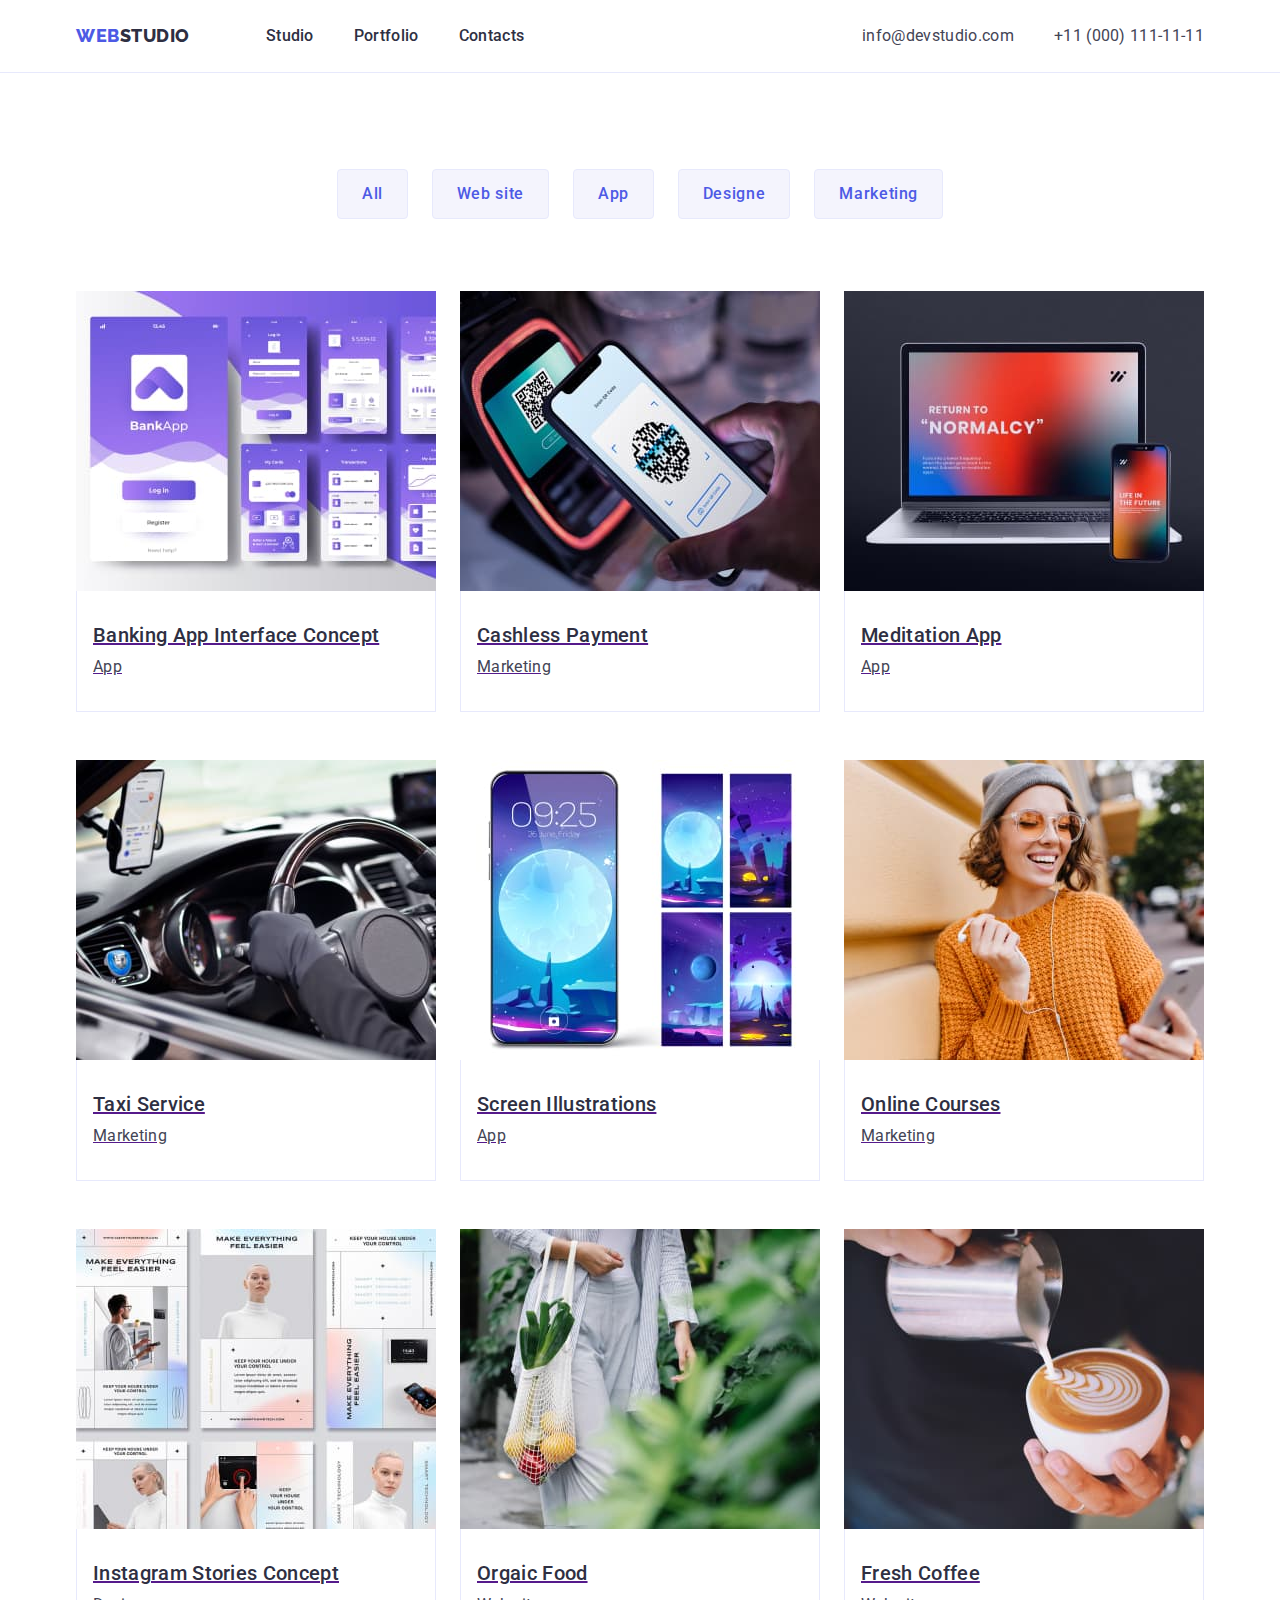
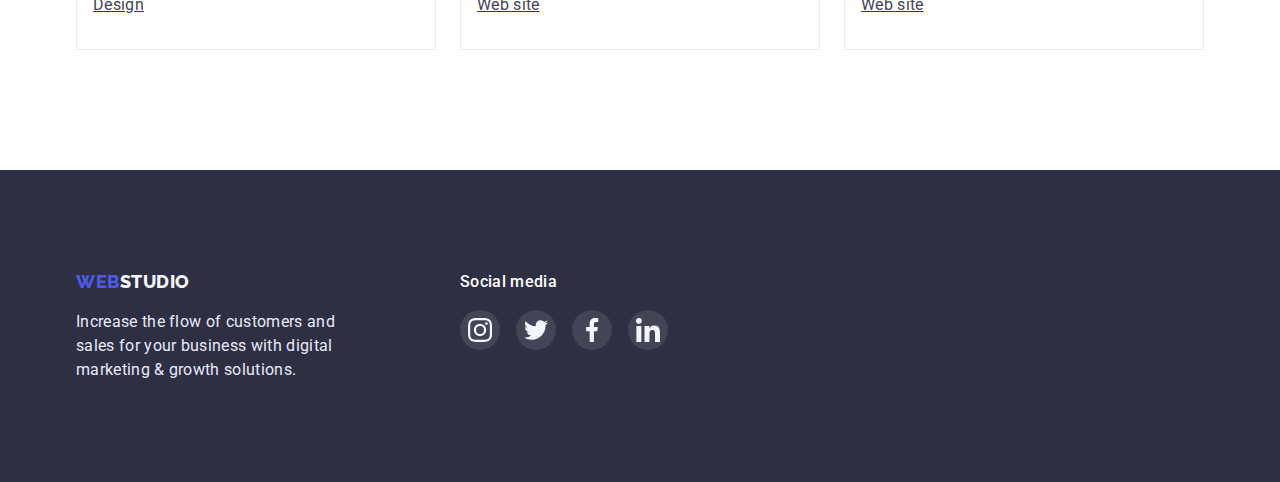
<file: portfolio.html>
<!DOCTYPE html>
<html lang="en">
	<head>
		<meta charset="UTF-8" />
		<meta http-equiv="X-UA-Compatible" content="IE=edge" />
		<meta name="viewport" content="width=device-width, initial-scale=1.0" />
		<title>WebStudio</title>
		<link
			href="https://fonts.googleapis.com/css2?family=Raleway:wght@800&family=Roboto:wght@400;500;700;900&display=swap"
			rel="stylesheet"
		/>
		<link rel="stylesheet" href="https://cdn.jsdelivr.net/npm/modern-normalize@1.1.0/modern-normalize.min.css" />
		<link rel="stylesheet" href="css/styles.css" />
	</head>
	<body>
		<header class="page-header">
			<div class="conteiner page-header-conteiner">
				<nav class="nav">
					<a href="./index.html" class="logo-primary">WEB<span class="logo-secondary">STUDIO</span></a>
					<ul class="menu list">
						<li class="menu-item"><a href="/index.html" class="link">Studio</a></li>
						<li class="menu-item"><a href="./portfolio.html" class="link">Portfolio</a></li>
						<li class="menu-item"><a href="" class="link">Contacts</a></li>
					</ul>
				</nav>
				<ul class="list-contact">
					<li><a href="mailto:info@devstudio.com" class="header-address">info@devstudio.com</a></li>
					<li><a href="tel:+110001111111" class="header-address">+11 (000) 111-11-11</a></li>
				</ul>
			</div>
		</header>
		<main>
			<section class="portfolio">
				<div class="conteiner">
					<h1 hidden>Portfolio</h1>
					<!-- filters-->
					<ul class="li-title-cover">
						<li><button type="button" class="filters">All</button></li>
						<li><button type="button" class="filters">Web site</button></li>
						<li><button type="button" class="filters">App</button></li>
						<li><button type="button" class="filters">Designe</button></li>
						<li><button type="button" class="filters">Marketing</button></li>
					</ul>
					<!-- projects-->
					<ul class="li-list-conteiner-portfolio">
						<li class="portfolio-list-item">
							<a href="" class="portfolio-list-item-link"
								><img src="./images/portfolio1.jpg" alt="oneone" width="360" height="294" />
								<div class="border-img-dscr">
									<h2 class="projects-subtitle">Banking App Interface Concept</h2>
									<p class="projects-text">App</p>
								</div>
							</a>
						</li>
						<li class="portfolio-list-item">
							<a href="" class="portfolio-list-item-link"
								><img src="./images/portfolio2.jpg" alt="onetwo" width="360" height="294" />
								<div class="border-img-dscr">
									<h2 class="projects-subtitle">
										Cashless Payment
									</h2>
									<p class="projects-text">Marketing</p>
								</div>
							</a>
						</li>
						<li class="portfolio-list-item">
							<a href="" class="portfolio-list-item-link"
								><img src="./images/portfolio3.jpg" alt="onethree" width="360" height="294" />
								<div class="border-img-dscr">
									<h2 class="projects-subtitle">Meditation App</h2>
									<p class="projects-text">App</p>
								</div>
							</a>
						</li>
						<li class="portfolio-list-item">
							<a href="" class="portfolio-list-item-link"
								><img src="./images/portfolio4.jpg" alt="twoone" width="360" height="294" />
								<div class="border-img-dscr">
									<h2 class="projects-subtitle">Taxi Service</h2>
									<p class="projects-text">Marketing</p>
								</div>
							</a>
						</li>
						<li class="portfolio-list-item">
							<a href="" class="portfolio-list-item-link"
								><img src="./images/portfolio5.jpg" alt="twotwo" width="360" height="294" />
								<div class="border-img-dscr">
									<h2 class="projects-subtitle">Screen Illustrations</h2>
									<p class="projects-text">App</p>
								</div>
							</a>
						</li>
						<li class="portfolio-list-item">
							<a href="" class="portfolio-list-item-link"
								><img src="./images/portfolio6.jpg" alt="twothree" width="360" height="294" />
								<div class="border-img-dscr">
									<h2 class="projects-subtitle">Online Courses</h2>
									<p class="projects-text">Marketing</p>
								</div>
							</a>
						</li>
						<li class="portfolio-list-item">
							<a href="" class="portfolio-list-item-link"
								><img src="./images/portfolio7.jpg" alt="threeone" width="360" height="294" />
								<div class="border-img-dscr">
									<h2 class="projects-subtitle">Instagram Stories Concept</h2>
									<p class="projects-text">Design</p>
								</div>
							</a>
						</li>
						<li class="portfolio-list-item">
							<a href="" class="portfolio-list-item-link"
								><img src="./images/portfolio8.jpg" alt="threetwo" width="360" height="294" />
								<div class="border-img-dscr">
									<h2 class="projects-subtitle">Orgaic Food</h2>
									<p class="projects-text">Web site</p>
								</div>
							</a>
						</li>
						<li class="portfolio-list-item">
							<a href="" class="portfolio-list-item-link"
								><img src="./images/portfolio9.jpg" alt="threethree" width="360" height="294" />
								<div class="border-img-dscr">
									<h2 class="projects-subtitle">Fresh Coffee</h2>
									<p class="projects-text">Web site</p>
								</div>
							</a>
						</li>
					</ul>
				</div>
			</section>
		</main>
		<footer class="footer">
			<div class="conteiner">
				<div>
					<a href="./index.html" class="logo-primary-footer">WEB<span class="logo-secondary-footer">STUDIO</span></a>
					<p class="footer-info">
						Increase the flow of customers and sales for your business with digital marketing & growth solutions.
					</p>
				</div>
				<div class="footer-socmed-block">
					<p class="footer-socmed-text">Social media</p>
					<ul class="list footer-socmed-list">
						<li>
							<a href="" class="footer-social-list-link">
								<svg class="socmed-icon" width="24px" height="24px">
									<use href="./images/sprite.svg#icon-instagram"></use>
								</svg>
							</a>
						</li>
						<li>
							<a href="" class="footer-social-list-link">
								<svg class="socmed-icon" width="24px" height="24px">
									<use href="./images/sprite.svg#icon-twitter"></use>
								</svg>
							</a>
						</li>
						<li>
							<a href="" class="footer-social-list-link">
								<svg class="socmed-icon" width="24px" height="24px">
									<use href="./images/sprite.svg#icon-facebook"></use>
								</svg>
							</a>
						</li>
						<li>
							<a href="" class="footer-social-list-link">
								<svg class="socmed-icon" width="24px" height="24px">
									<use href="./images/sprite.svg#icon-linkedin"></use>
								</svg>
							</a>
						</li>
					</ul>
				</div>
			</div>
		</footer>
	</body>
</html>
</file>
<file: css/styles.css>
:root {
	--primary-text-color: #434455;
	--title-text-color: #2e2f42;
	--accent-color: #e5e5e5;
	--primary-white-color: #ffffff;
	--primary-links-color: #4d5ae5;
	--primary-background-color: #2f303a;
	--secondary-background-color: #f5f4fa;
	--icons-fill-color: #8e8f99;
	--footer-active-color: #31d0aa;
	--fiter-background-color: #e7e9fc;
}
body {
	color: var(--primary-text-color);
	font-family: Roboto, sans-serif;
	font-size: 16px;
	line-height: 1.5;
	letter-spacing: 0.02em;
}
h1,
h2,
h3,
h4,
p {
	margin-top: 0;
	margin-bottom: 0;
}

ul,
ol {
	margin-top: 0;
	margin-bottom: 0;
	padding-left: 0;
}

img {
	display: block;
	max-width: 100%;
	height: auto;
}
.conteiner {
	width: 1158px;
	margin-left: auto;
	margin-right: auto;
	padding-left: 15px;
	padding-right: 15px;
}
.conteiner-portfolio {
	display: flex;
	flex-wrap: wrap;
	gap: 48px 24px;
}

.list-contact {
	list-style: none;
	display: flex;
	margin-left: auto;
	gap: 40px;
}
.title-cover {
	display: none;
}
li {
	list-style: none;
}
.link,
.logo-primary,
.logo-secondary,
.logo-primary-footer,
.logo-secondary-footer,
.header-address,
.footer-address,
.footer-info,
.main-link,
.hero-link {
	text-decoration: none;
}
.page-header {
	padding-top: 24px;
	padding-bottom: 24px;
	background-color: var(--primary-white-color);
	border-bottom: 1px solid #e7e9fc;
	box-shadow: 0px 2px 1px rgba(46, 47, 66, 0.08), 0px 1px 1px rgba(46, 47, 66, 0.16), 0px 1px 6px rgba(46, 47, 66, 0.08);
}
.page-header-conteiner {
	display: flex;
	align-items: center;
}
.nav {
	display: flex;
	align-items: center;
}
.menu {
	font-weight: 500;
	font-size: 16px;
	line-height: 1.5;
	letter-spacing: 0.02em;
	display: flex;
	align-items: center;
	margin-left: auto;
	margin-right: auto;
	gap: 40px;
}
.menu-item:not(:last-child) {
}
.logo-primary,
.logo-primary-footer {
	display: block;
	margin-right: 76px;
	color: var(--primary-links-color);
	font-family: "Raleway";
	font-style: normal;
	font-weight: 800;
	font-size: 18px;
	line-height: 1.33;
	letter-spacing: 0.03em;
	text-transform: uppercase;
}
.logo-secondary {
	color: var(--title-text-color);
}
.link {
	color: var(--title-text-color);
}
.link:hover,
.link:focus {
	color: var(--primary-links-color);
}
.header-address {
	color: var(--primary-text-color);
	font-style: normal;
}
.header-address:hover,
.header-address:focus {
	color: var(--primary-links-color);
}
.hero {
	padding: 188px 0px;
	background-color: var(--primary-background-color);
	background-image: linear-gradient(rgba(46, 47, 66, 0.7), rgba(46, 47, 66, 0.7)), url(../images/hero.jpg);
	max-width: 1440px;
	background-size: cover;
	background-repeat: no-repeat;
	margin-left: auto;
	margin-right: auto;
}
.hero-title {
	display: flex;
	width: 496px;
	margin-left: auto;
	margin-right: auto;
	margin-bottom: 48px;
	color: var(--primary-white-color);
	font-style: normal;
	font-weight: 700;
	font-size: 56px;
	text-align: center;
	line-height: 1.07;
}
.button-primary {
	box-shadow: 0px 4px 4px rgba(0, 0, 0, 0.15);
	border-radius: 4px;
	padding: 16px 32px;
	gap: 10px;
	border-radius: 4px;
	margin-left: auto;
	margin-right: auto;
	color: var(--primary-white-color);
	background-color: var(--primary-links-color);
	font-family: inherit;
	font-style: normal;
	font-weight: 500;
	font-size: 16px;
	line-height: 1.5;
	letter-spacing: 0.04em;
	cursor: pointer;
	display: block;
}
.button-primary:hover,
.button-primary:focus {
	background-color: #404bbf;
}
.advan {
	padding-top: 120px;
	padding-bottom: 120px;
	background-color: var(--primary-white-color);
}
.li-advan {
	display: flex;
	margin-left: auto;
	margin-right: auto;
	gap: 24px;
}
.advan-li-item {
	width: 264px;
}
.advan-subtitle {
	margin-bottom: 8px;
	color: var(--title-text-color);
	font-weight: 500;
	font-size: 20px;
	line-height: 1.2;
}
.advan-text {
	color: var(--primary-text-color);
}

.advan-box {
	height: 112px;
	margin-bottom: 8px;
	background: #f4f4fd;
	border-radius: 4px;
	display: flex;
	justify-content: center;
	align-items: center;
}

.work {
	padding-top: 0px;
	padding-bottom: 120px;
	background-color: var(--primary-white-color);
}
.work-list-item:not(:last-child) {
	margin-right: 24px;
}

.work-list-item {
	background: linear-gradient(0deg, rgba(77, 90, 229, 0.1), rgba(77, 90, 229, 0.1)), url(2368jpg);
	background-blend-mode: soft-light, normal;
	border: 1px solid #e7e9fc;
}
.li-work-img {
	display: flex;
	align-items: center;
	margin-left: auto;
	margin-right: auto;
	gap: 24px;
	max-width: 100%;
	height: auto;
}
.work-title {
	color: var(--title-text-color);
}
.work-title,
.team-title {
	margin-bottom: 72px;
	font-weight: 700;
	font-size: 36px;
	line-height: 1.11;
	text-align: center;
	text-transform: capitalize;
}
.team {
	padding-top: 120px;
	padding-bottom: 120px;
	background-color: var(--secondary-background-color);
}

.team-title {
	color: var(--title-text-color);
}
.li-team {
	display: flex;
	align-items: center;
	margin-left: auto;
	margin-right: auto;
	gap: 24px;
}

.team-list {
	width: 264px;
	background-color: var(--primary-white-color);
	border-radius: 0px 0px 4px 4px;
	box-shadow: 0px 2px 1px rgba(0, 0, 0, 0.2), 0px 1px 1px rgba(0, 0, 0, 0.14), 0px 1px 3px rgba(0, 0, 0, 0.12);
}

.discr-team {
	flex-direction: column;
	padding: 32px 16px;
	text-align: center;
}
.team-subtitle {
	margin-bottom: 8px;
	color: var(--title-text-color);
	font-size: 20px;
	font-weight: 500;
	line-height: 1.2;
	text-align: center;
}
.team-text {
	color: var(--primary-text-color);
	margin-bottom: 8px;
}

.socnet-link {
	width: 40px;
	height: 40px;
	display: flex;
	border-radius: 50%;
	background-color: var(--primary-links-color);
	justify-content: center;
	align-items: center;
}
.socnet-link:hover,
.socnet-link:focus {
	background-color: #404bbf;
}
.socnet-list {
	display: flex;
	justify-content: center;
	gap: 24px;
}
.socnet-icon {
	fill: #f4f4fd;
}
.customers-conteiner {
	padding-top: 130px;
	padding-bottom: 120px;
}

.customer-list {
	display: flex;
	gap: 24px;
}
.customer-link {
	width: 168px;
	height: 88px;
	border: 1px solid var(--icons-fill-color);
	color: var(--icons-fill-color);
	border-radius: 4px;
	display: flex;
	justify-content: center;
	align-items: center;
}
.customer-icon {
	fill: currentColor;
}

.customer-link:hover,
.customer-link:focus {
	color: #404bbf;
	border-color: #404bbf;
}
.section-title {
	margin-bottom: 72px;
	color: var(--title-text-color);
	font-weight: 700;
	font-size: 36px;
	line-height: 1.1;
	text-align: center;
	letter-spacing: 0.02em;
	text-transform: capitalize;
}
.footer {
	padding: 100px 0;
	background-color: var(--title-text-color);
}
.footer .conteiner {
	display: flex;
}
.logo-primary-footer {
	margin-bottom: 16px;
}
.logo-secondary-footer {
	color: #f4f4fd;
}
.footer-info {
	width: 264px;
	color: #e7e9fc;
}
.footer-socmed-text {
	color: var(--primary-white-color);
	font-weight: 500;
	margin-bottom: 16px;
}

.footer-socmed-block {
	margin-left: 120px;
}

.footer-social-list-link {
	width: 40px;
	height: 40px;
	display: flex;
	border-radius: 50%;
	background-color: rgba(255, 255, 255, 0.1);
	justify-content: center;
	align-items: center;
}

.footer-social-list-link:hover,
.footer-social-list-link:focus {
	background-color: var(--footer-active-color);
}

.footer-socmed-list {
	display: flex;
	justify-content: center;
	gap: 16px;
}

/* css for another classes portfolio.html */

.portfolio {
	padding-top: 96px;
	padding-bottom: 120px;
	background-color: var(--primary-white-color);
}
.li-list-conteiner-portfolio {
	flex-wrap: wrap;
	display: flex;
	gap: 48px 24px;
}
.li-title-cover {
	display: flex;
	gap: 24px;
	margin-bottom: 72px;
	justify-content: center;
}
.filters {
	border: 1px solid #e7e9fc;
	border-radius: 4px;
	padding: 12px 24px;
	background-color: #f4f4fd;
	color: var(--primary-links-color);
	font-size: 16px;
	line-height: 1.5;
	font-family: inherit;
	font-weight: 500;
	letter-spacing: 0.04em;
	cursor: pointer;
}
.filters:not(:last-child) {
	margin-right: 24px;
}
.filters:hover,
.filters:focus {
	border-color: var(--primary-links-color);
	background-color: var(--primary-links-color);
	color: var(--primary-white-color);
	box-shadow: 0px 3px 1px rgba(0, 0, 0, 0.1), 0px 2px 1px rgba(0, 0, 0, 0.08), 0px 2px 2px rgba(0, 0, 0, 0.12);
	border-radius: 4px;
}
.portfolio-list-item-link {
	display: block;
}
.portfolio-list-item-link:hover,
.portfolio-list-item-link:focus {
	box-shadow: 0px 1px 6px rgba(46, 47, 66, 0.08), 0px 1px 1px rgba(46, 47, 66, 0.16), 0px 2px 1px rgba(46, 47, 66, 0.08);
}

.projects {
	background-color: var(--primary-white-color);
}
.projects-subtitle {
	margin-bottom: 8px;
	color: var(--title-text-color);
	font-size: 20px;
	font-weight: 500;
	line-height: 1.2;
}
.projects-text {
	color: var(--primary-text-color);
}
.border-img-dscr {
	border: 1px solid #e7e9fc;
	border-top: none;
	padding: 32px 16px;
}
</file>
